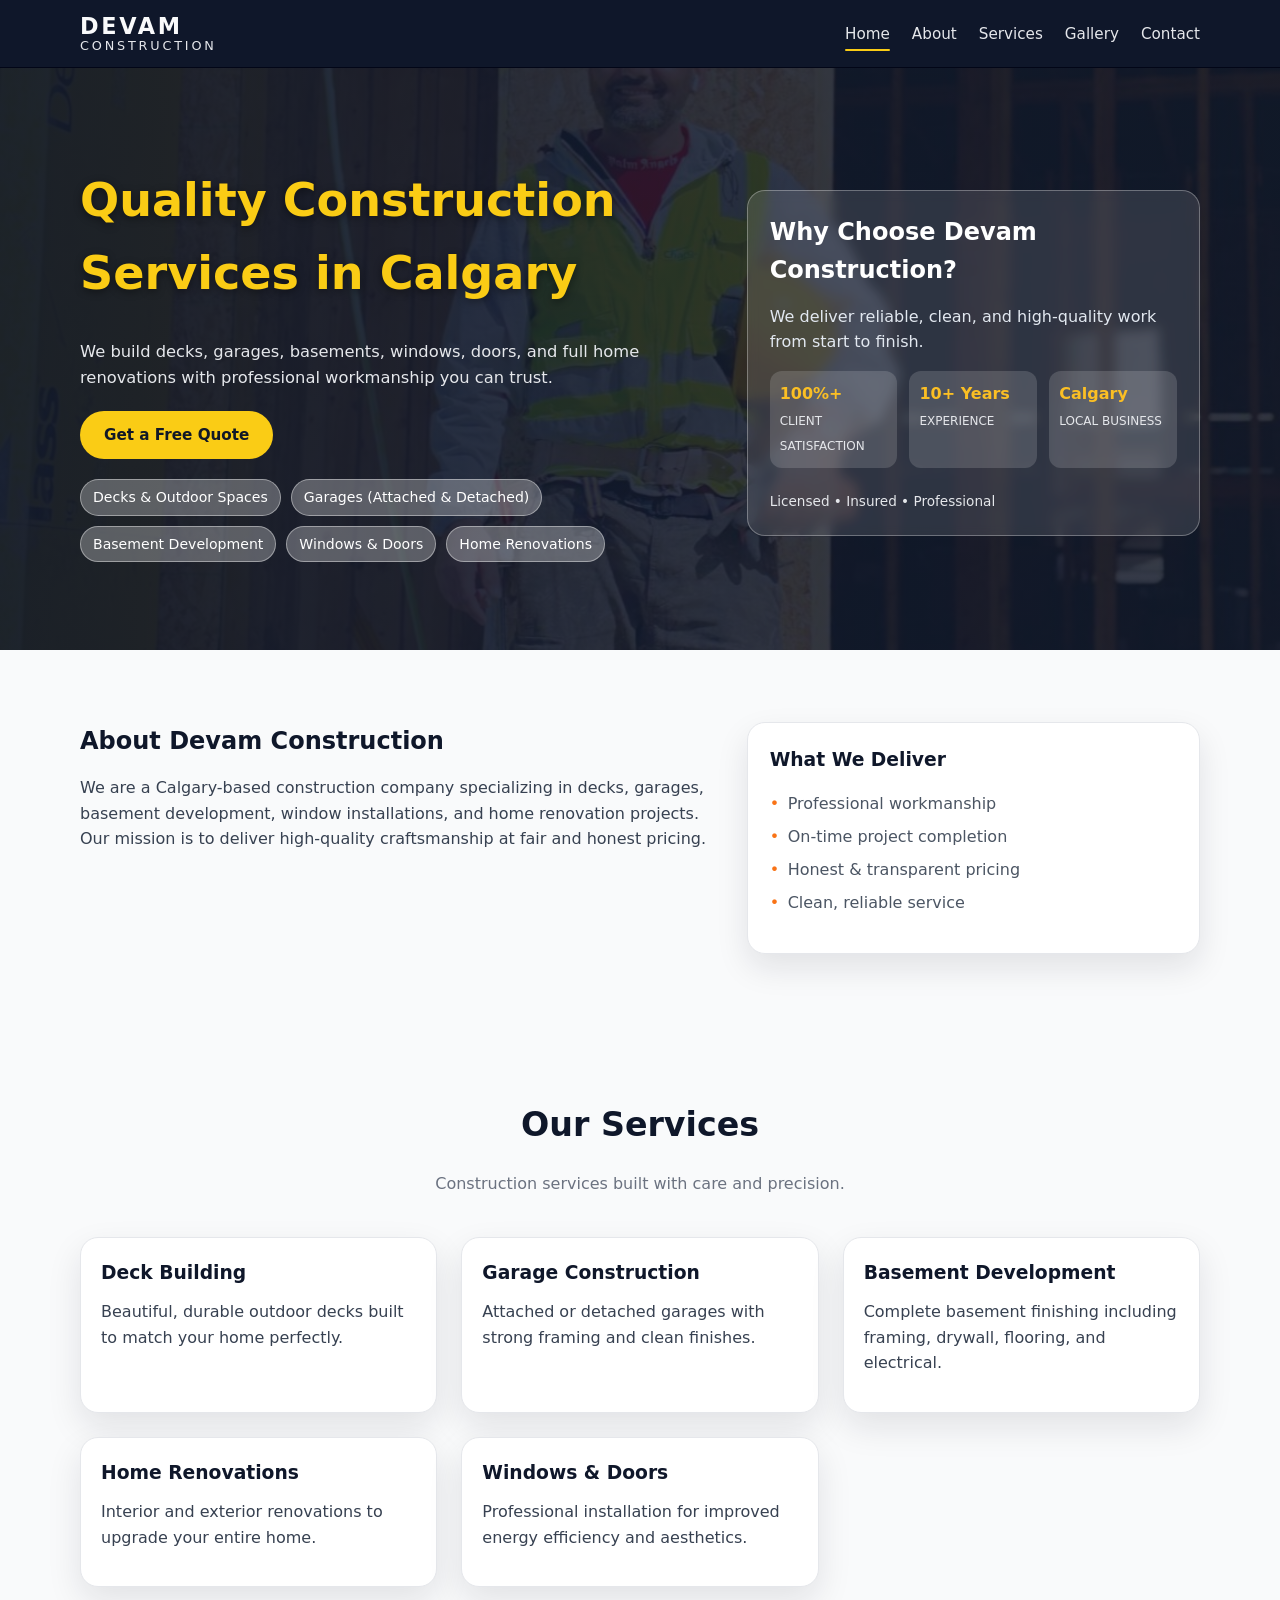
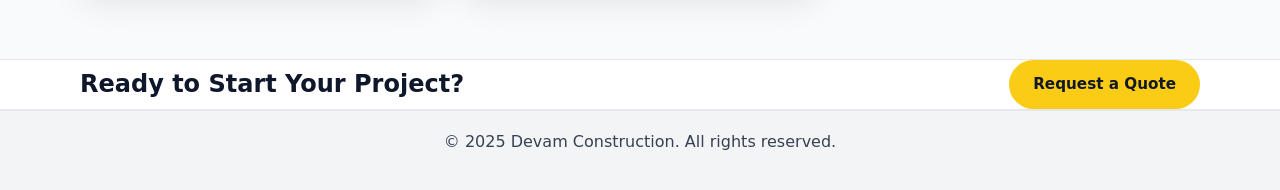
<file: docs/index.html>
<!DOCTYPE html>
<html lang="en">
<head>
    <meta charset="UTF-8">
    <meta name="viewport" content="width=device-width, initial-scale=1.0">
    <title>Devam Construction | Calgary Decks, Garages, Basements & Renovations</title>

    <!-- SEO Meta Tags -->
    <meta name="title" content="Devam Construction | Calgary Decks, Garages, Basements & Renovations">
    <meta name="description" content="Devam Construction provides professional construction services in Calgary including deck building, garage construction, basement finishing, home renovations, and window installation. Quality workmanship with honest pricing.">
    <meta name="keywords" content="construction Calgary, deck builder Calgary, garage builder Calgary, basement development Calgary, home renovation Calgary, window installation Calgary, contractor Calgary">
    <meta name="author" content="Devam Construction">

    <!-- Preload + stylesheet -->
    <link rel="preload" href="style.css" as="style">
    <link rel="stylesheet" href="style.css">
</head>

<body>

<!-- Skip link -->
<a href="#main-content" class="skip-link">Skip to main content</a>

<!-- HEADER -->
<header class="site-header" role="banner">
    <div class="container nav-container">
        <div class="logo">
            <span class="logo-main">DEVAM</span>
            <span class="logo-sub">CONSTRUCTION</span>
        </div>

        <nav aria-label="Main navigation">
            <ul class="nav-links">
                <li><a href="index.html" class="active btn-nav">Home</a></li>
                <li><a href="about.html">About</a></li>
                <li><a href="services.html">Services</a></li>
                <li><a href="gallery.html">Gallery</a></li>
                <li><a href="contact.html">Contact</a></li>
            </ul>
        </nav>
    </div>
</header>

<!-- MAIN CONTENT -->
<main id="main-content">

    <!-- HERO SECTION (Background Image) -->
    <section class="hero">

        <!-- Corrected hero image path -->
        <img
            src="images/IMG_4483.jpg"
            alt="Construction project by Devam Construction in Calgary"
            class="hero-bg"
            loading="eager"
            fetchpriority="high"
        >

        <div class="container hero-grid">

            <!-- HERO LEFT SIDE -->
            <div class="hero-text">
                <h1>Quality Construction Services in Calgary</h1>
                <p>We build decks, garages, basements, windows, doors, and full home renovations with professional workmanship you can trust.</p>

                <div class="hero-actions">
                    <a class="btn-primary" href="contact.html">Get a Free Quote</a>
                </div>

                <ul class="hero-highlights">
                    <li>Decks & Outdoor Spaces</li>
                    <li>Garages (Attached & Detached)</li>
                    <li>Basement Development</li>
                    <li>Windows & Doors</li>
                    <li>Home Renovations</li>
                </ul>
            </div>

            <!-- HERO RIGHT SIDE CARD -->
            <aside class="hero-card" aria-label="Why Choose Devam Construction">
                <h2>Why Choose Devam Construction?</h2>
                <p>We deliver reliable, clean, and high-quality work from start to finish.</p>

                <div class="hero-stat-row">
                    <div class="hero-stat">
                        <span class="stat-number">100%+</span>
                        <span class="stat-label">Client Satisfaction</span>
                    </div>

                    <div class="hero-stat">
                        <span class="stat-number">10+ Years</span>
                        <span class="stat-label">Experience</span>
                    </div>

                    <div class="hero-stat">
                        <span class="stat-number">Calgary</span>
                        <span class="stat-label">Local Business</span>
                    </div>
                </div>

                <span class="hero-note">Licensed • Insured • Professional</span>
            </aside>
        </div>
    </section>

    <!-- ABOUT PREVIEW -->
    <section class="section">
        <div class="container two-column">
            <div>
                <h2>About Devam Construction</h2>
                <p>We are a Calgary-based construction company specializing in decks, garages, basement development, window installations, and home renovation projects. Our mission is to deliver high-quality craftsmanship at fair and honest pricing.</p>
            </div>
            <div class="info-card">
                <h3>What We Deliver</h3>
                <ul class="info-list">
                    <li>Professional workmanship</li>
                    <li>On-time project completion</li>
                    <li>Honest & transparent pricing</li>
                    <li>Clean, reliable service</li>
                </ul>
            </div>
        </div>
    </section>

    <!-- SERVICES PREVIEW -->
    <section class="section">
        <div class="container">
            <header class="section-header">
                <h2>Our Services</h2>
                <p>Construction services built with care and precision.</p>
            </header>

            <div class="card-grid">
                <article class="card">
                    <h3>Deck Building</h3>
                    <p>Beautiful, durable outdoor decks built to match your home perfectly.</p>
                </article>

                <article class="card">
                    <h3>Garage Construction</h3>
                    <p>Attached or detached garages with strong framing and clean finishes.</p>
                </article>

                <article class="card">
                    <h3>Basement Development</h3>
                    <p>Complete basement finishing including framing, drywall, flooring, and electrical.</p>
                </article>

                <article class="card">
                    <h3>Home Renovations</h3>
                    <p>Interior and exterior renovations to upgrade your entire home.</p>
                </article>

                <article class="card">
                    <h3>Windows & Doors</h3>
                    <p>Professional installation for improved energy efficiency and aesthetics.</p>
                </article>
            </div>
        </div>
    </section>

    <!-- CALL TO ACTION -->
    <section class="section-accent">
        <div class="container cta-row">
            <h2>Ready to Start Your Project?</h2>
            <a class="btn-primary" href="contact.html">Request a Quote</a>
        </div>
    </section>

</main>

<!-- FOOTER -->
<footer class="site-footer">
    <div class="footer-bottom">
        <p>&copy; 2025 Devam Construction. All rights reserved.</p>
    </div>
</footer>

</body>
</html>
</file>
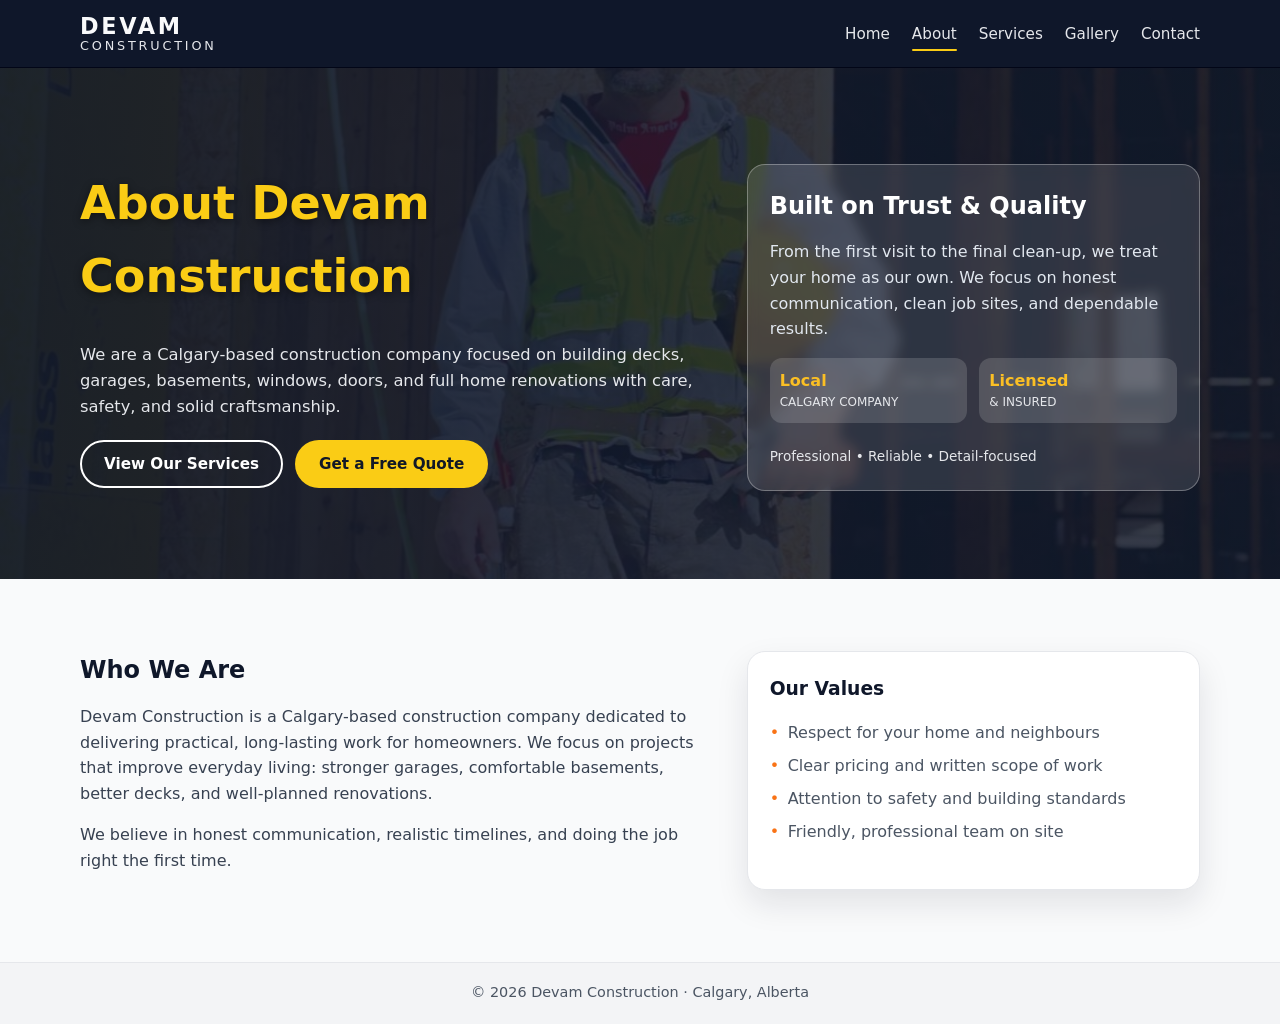
<file: docs/about.html>
<!DOCTYPE html>
<html lang="en">
<head>
    <meta charset="UTF-8">
    <meta name="viewport" content="width=device-width, initial-scale=1.0">
    <title>About Devam Construction - Calgary, Alberta</title>

    <!-- SEO Meta Tags -->
    <meta name="description" content="Learn about Devam Construction, a Calgary-based construction company specializing in decks, garages, basements, windows, doors, and home renovations.">
    <meta name="author" content="Devam Construction">

    <!-- CSS -->
    <link rel="preload" href="style.css" as="style">
    <link rel="stylesheet" href="style.css">
</head>
<body>

<!-- Skip link -->
<a href="#main-content" class="skip-link">Skip to main content</a>

<!-- HEADER -->
<header class="site-header" role="banner">
    <div class="container nav-container">
        <div class="logo">
            <span class="logo-main">DEVAM</span>
            <span class="logo-sub">CONSTRUCTION</span>
        </div>
        <nav aria-label="Main navigation">
            <ul class="nav-links">
                <li><a href="index.html">Home</a></li>
                <li><a href="about.html" class="active">About</a></li>
                <li><a href="services.html">Services</a></li>
                <li><a href="gallery.html">Gallery</a></li>
                <li><a href="contact.html">Contact</a></li>
            </ul>
        </nav>
    </div>
</header>

<!-- MAIN -->
<main id="main-content">

    <!-- HERO with same background as Home -->
    <section class="hero">
        <!-- hero background image -->
        <img
            src="images/IMG_4483.jpg"
            alt="Construction work by Devam Construction in Calgary"
            class="hero-bg"
            loading="eager"
            fetchpriority="high"
        >

        <div class="container hero-grid">
            <div class="hero-text">
                <h1>About Devam Construction</h1>
                <p>
                    We are a Calgary-based construction company focused on building
                    decks, garages, basements, windows, doors, and full home
                    renovations with care, safety, and solid craftsmanship.
                </p>
                <div class="hero-actions">
                    <a href="services.html" class="btn-secondary">View Our Services</a>
                    <a href="contact.html" class="btn-primary">Get a Free Quote</a>
                </div>
            </div>

            <aside class="hero-card" aria-label="About Devam Construction">
                <h2>Built on Trust &amp; Quality</h2>
                <p>
                    From the first visit to the final clean-up, we treat your home as our own.
                    We focus on honest communication, clean job sites, and dependable results.
                </p>
                <div class="hero-stat-row">
                    <div class="hero-stat">
                        <div class="stat-number">Local</div>
                        <div class="stat-label">Calgary Company</div>
                    </div>
                    <div class="hero-stat">
                        <div class="stat-number">Licensed</div>
                        <div class="stat-label">&amp; Insured</div>
                    </div>
                </div>
                <span class="hero-note">Professional • Reliable • Detail-focused</span>
            </aside>
        </div>
    </section>

    <!-- MAIN CONTENT -->
    <section class="section">
        <div class="container two-column">
            <div>
                <h2>Who We Are</h2>
                <p>
                    Devam Construction is a Calgary-based construction company dedicated
                    to delivering practical, long-lasting work for homeowners. We focus on
                    projects that improve everyday living: stronger garages, comfortable
                    basements, better decks, and well-planned renovations.
                </p>
                <p>
                    We believe in honest communication, realistic timelines, and doing the
                    job right the first time.
                </p>
            </div>
            <div class="info-card">
                <h3>Our Values</h3>
                <ul class="info-list">
                    <li>Respect for your home and neighbours</li>
                    <li>Clear pricing and written scope of work</li>
                    <li>Attention to safety and building standards</li>
                    <li>Friendly, professional team on site</li>
                </ul>
            </div>
        </div>
    </section>

</main>

<!-- FOOTER -->
<footer class="site-footer">
    <div class="footer-bottom">
        &copy; <span id="year-about"></span> Devam Construction · Calgary, Alberta
    </div>
    <script>
        document.getElementById('year-about').textContent = new Date().getFullYear();
    </script>
</footer>

</body>
</html>
</file>
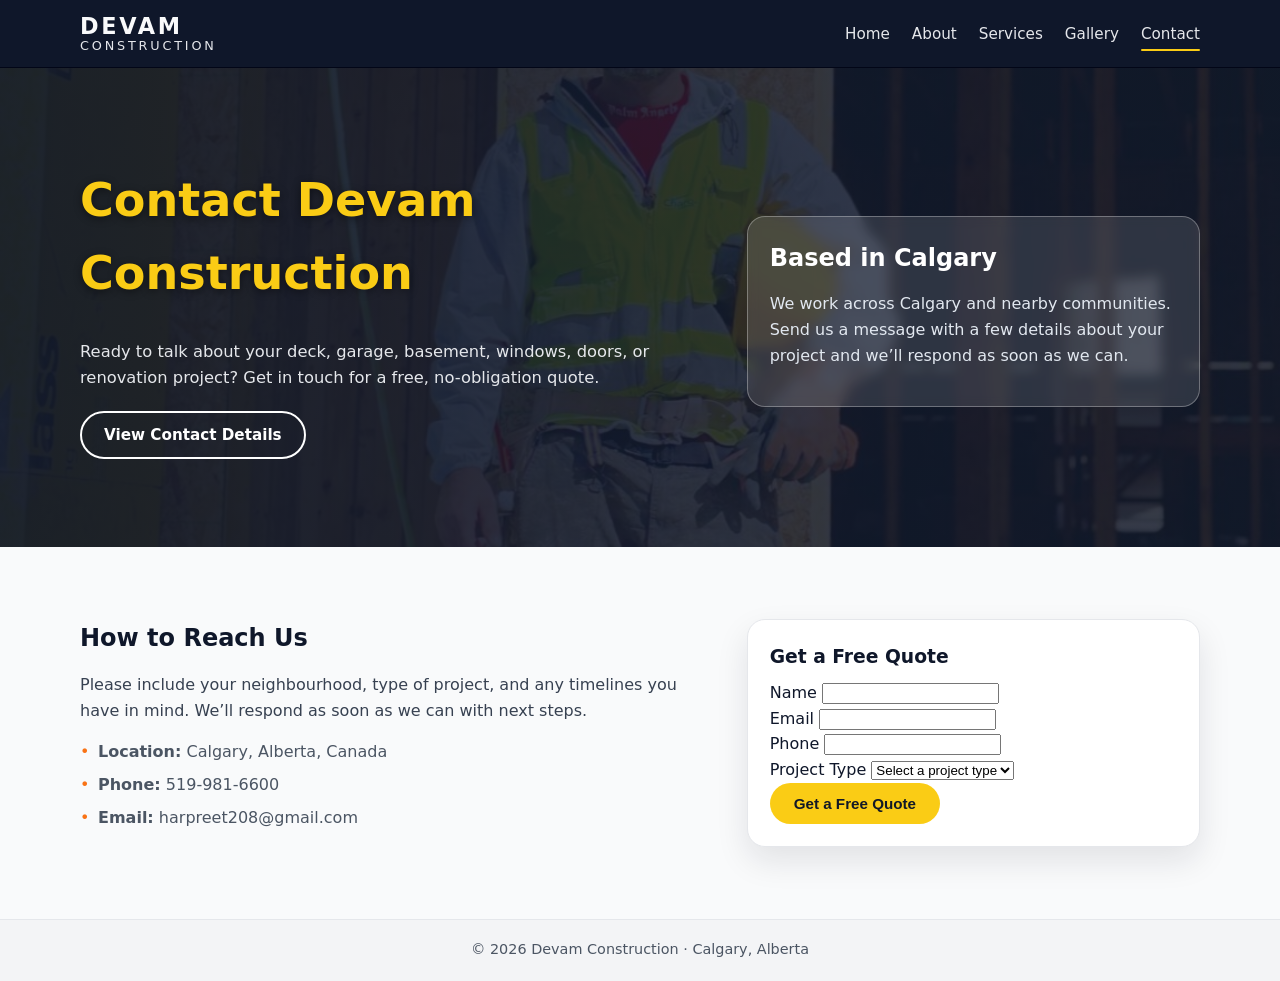
<file: docs/contact.html>
<!DOCTYPE html>
<html lang="en">
<head>
    <meta charset="UTF-8">
    <meta name="viewport" content="width=device-width, initial-scale=1.0">
    <title>Contact | Devam Construction | Calgary Decks, Garages, Basements & Renovations</title>

    <!-- SEO Meta Tags -->
    <meta name="description" content="Contact Devam Construction in Calgary for a free quote on decks, garages, basements, windows, doors, and home renovations.">
    <meta name="keywords" content="contact Devam Construction, construction quote Calgary, deck quote, garage builder contact, renovation quote Calgary">
    <meta name="author" content="Devam Construction">

    <link rel="preload" href="style.css" as="style">
    <link rel="stylesheet" href="style.css">
</head>
<body>

<!-- Skip link -->
<a href="#main-content" class="skip-link">Skip to main content</a>

<!-- HEADER -->
<header class="site-header">
    <div class="container nav-container">
        <div class="logo">
            <span class="logo-main">DEVAM</span>
            <span class="logo-sub">CONSTRUCTION</span>
        </div>
        <nav aria-label="Main navigation">
            <ul class="nav-links">
                <li><a href="index.html">Home</a></li>
                <li><a href="about.html">About</a></li>
                <li><a href="services.html">Services</a></li>
                <li><a href="gallery.html">Gallery</a></li>
                <li><a href="contact.html" class="active">Contact</a></li>
            </ul>
        </nav>
    </div>
</header>

<main id="main-content">

    <!-- HERO with background image -->
    <section class="hero">
        <img
            src="images/IMG_4483.jpg"
            alt="Construction work in Calgary by Devam Construction"
            class="hero-bg"
            loading="eager"
            fetchpriority="high"
        >

        <div class="container hero-grid">
            <div class="hero-text">
                <h1>Contact Devam Construction</h1>
                <p>
                    Ready to talk about your deck, garage, basement, windows, doors,
                    or renovation project? Get in touch for a free, no-obligation quote.
                </p>
                <div class="hero-actions">
                    <a href="#contact-details" class="btn-secondary">View Contact Details</a>
                </div>
            </div>

            <aside class="hero-card">
                <h2>Based in Calgary</h2>
                <p>
                    We work across Calgary and nearby communities. Send us a message
                    with a few details about your project and we’ll respond as soon as we can.
                </p>
            </aside>
        </div>
    </section>

    <!-- CONTACT DETAILS + FORM -->
    <section class="section" id="contact-details">
        <div class="container two-column">

            <!-- Left: contact info -->
            <div>
                <h2>How to Reach Us</h2>
                <p>
                    Please include your neighbourhood, type of project, and any timelines
                    you have in mind. We’ll respond as soon as we can with next steps.
                </p>
                <ul class="info-list">
                    <li><strong>Location:</strong> Calgary, Alberta, Canada</li>
                    <li><strong>Phone:</strong> 519-981-6600</li>
                    <li><strong>Email:</strong> <a href="mailto:harpreet208@gmail.com">harpreet208@gmail.com</a></li>
                </ul>
            </div>

            <!-- Right: quote form -->
            <div class="info-card">
                <h3>Get a Free Quote</h3>
                <form
                    class="contact-form"
                    action="https://formspree.io/f/xzzlglwn"
                    method="POST"
                >
                    <div class="form-field">
                        <label for="name">Name</label>
                        <input id="name" name="name" type="text" required>
                    </div>

                    <div class="form-field">
                        <label for="email">Email</label>
                        <input id="email" name="email" type="email" required>
                    </div>

                    <div class="form-field">
                        <label for="phone">Phone</label>
                        <input id="phone" name="phone" type="tel">
                    </div>

                    <div class="form-field">
                        <label for="project">Project Type</label>
                        <select id="project" name="project" required>
                            <option value="" disabled selected>Select a project type</option>
                            <option value="deck">Deck</option>
                            <option value="garage">Garage</option>
                            <option value="basement">Basement</option>
                            <option value="renovation">Home Renovation</option>
                            <option value="windows_doors">Windows &amp; Doors</option>
                            <option value="other">Other</option>
                        </select>
                    </div>

                    <button type="submit" class="btn-primary">
                        Get a Free Quote
                    </button>
                </form>
            </div>
        </div>
    </section>
</main>

<!-- FOOTER -->
<footer class="site-footer">
    <div class="container footer-bottom">
        © <span id="year-contact"></span> Devam Construction · Calgary, Alberta
    </div>
    <script>
        document.getElementById('year-contact').textContent = new Date().getFullYear();
    </script>
</footer>

</body>
</html>
</file>
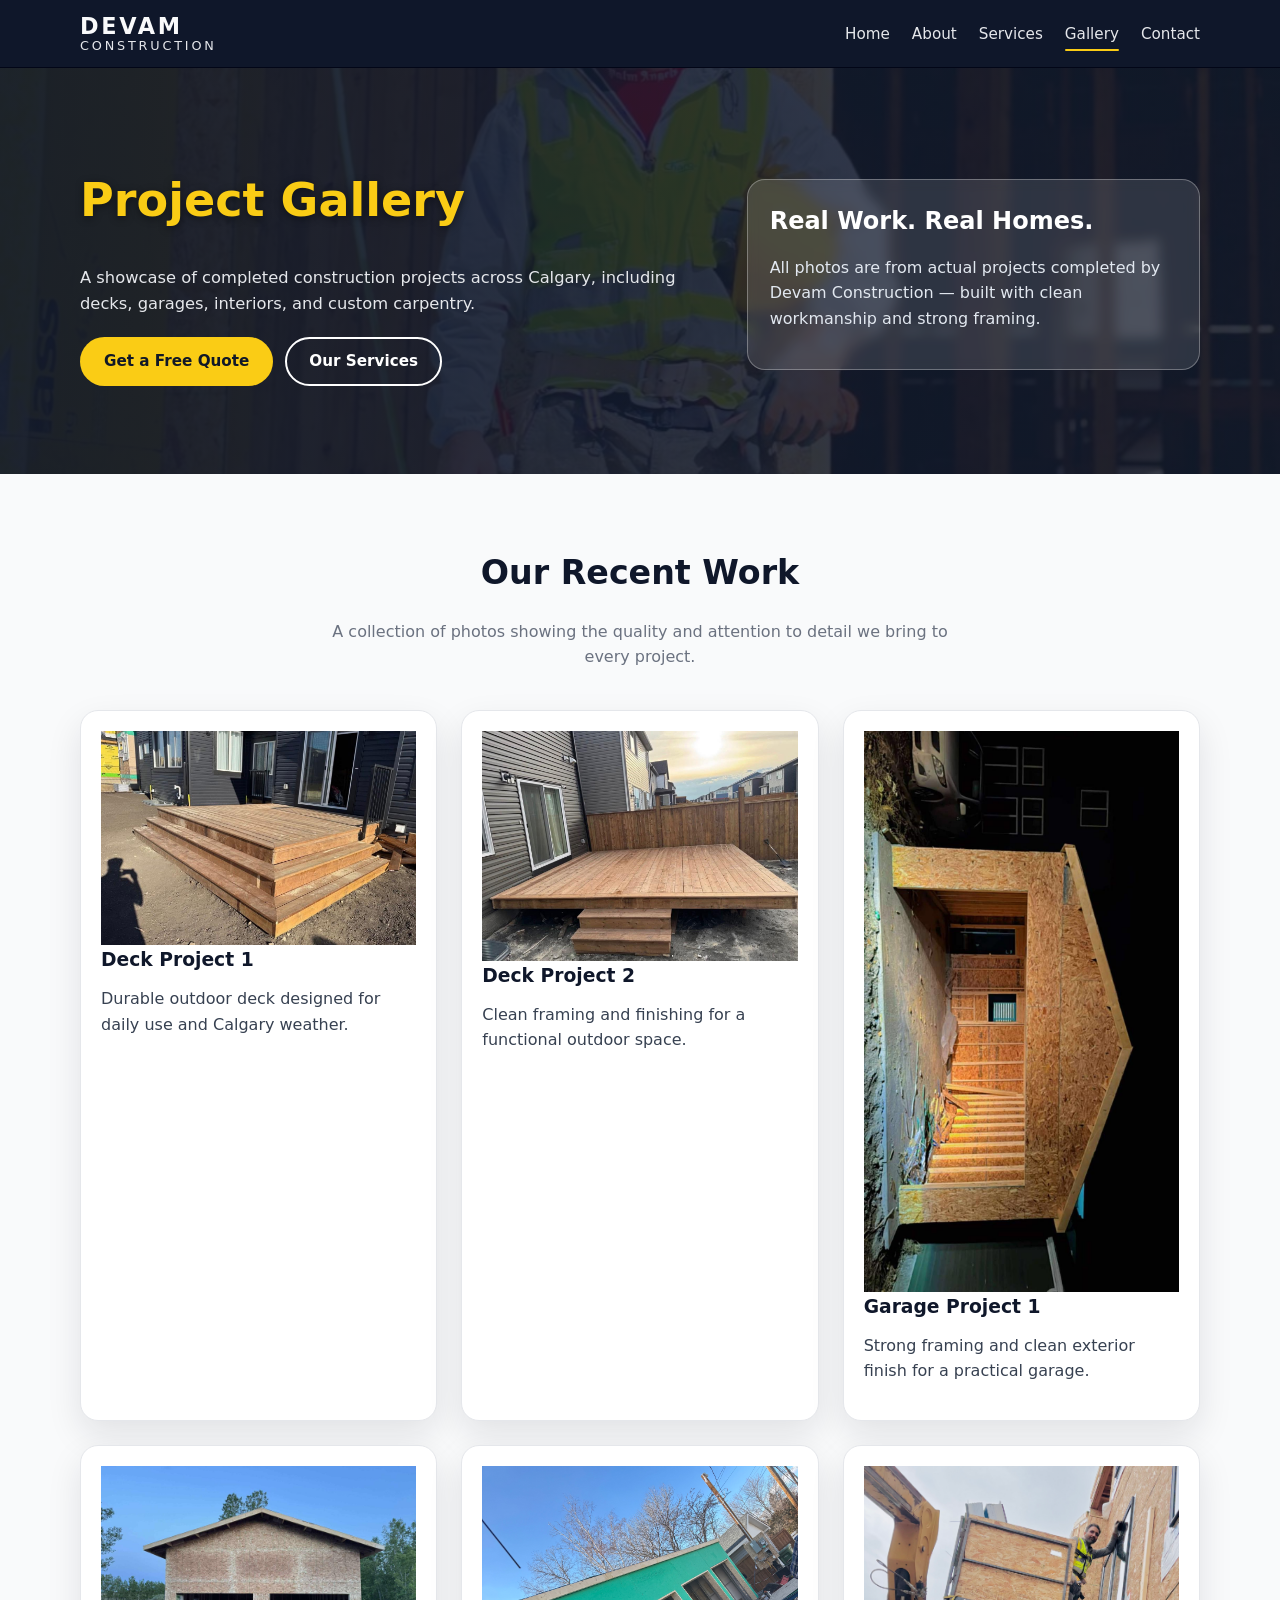
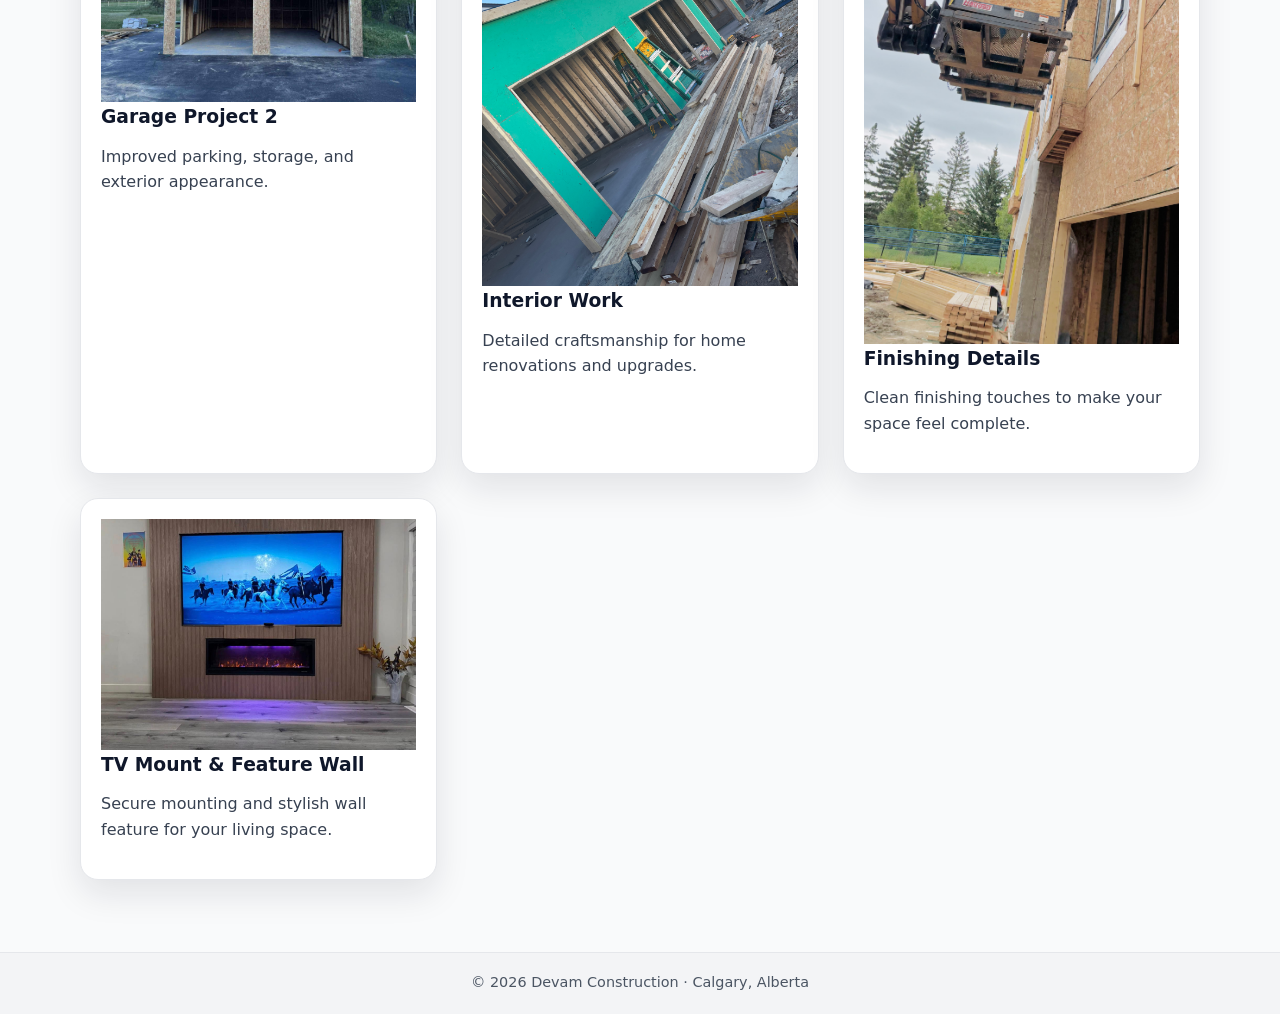
<file: docs/gallery.html>
<!DOCTYPE html>
<html lang="en">
<head>
    <meta charset="UTF-8">
    <meta name="viewport" content="width=device-width, initial-scale=1.0">
    <title>Gallery | Devam Construction | Decks, Garages, Basements & Renovations</title>

    <!-- SEO Meta Tags -->
    <meta name="description" content="Browse project photos from Devam Construction including decks, garages, basement development, renovations, and carpentry work in Calgary.">
    <meta name="keywords" content="construction gallery Calgary, deck builder Calgary, garage builder Calgary, renovation photos, basement development Calgary">
    <meta name="author" content="Devam Construction">

    <link rel="stylesheet" href="style.css">
</head>

<body>

<!-- HEADER -->
<header class="site-header">
    <div class="container nav-container">
        <div class="logo">
            <span class="logo-main">DEVAM</span>
            <span class="logo-sub">CONSTRUCTION</span>
        </div>
        <nav>
            <ul class="nav-links">
                <li><a href="index.html">Home</a></li>
                <li><a href="about.html">About</a></li>
                <li><a href="services.html">Services</a></li>
                <li><a href="gallery.html" class="active">Gallery</a></li>
                <li><a href="contact.html">Contact</a></li>
            </ul>
        </nav>
    </div>
</header>

<main>

    <!-- HERO with background image -->
    <section class="hero">
        <img
            src="images/IMG_4483.jpg"
            alt="Construction project in Calgary by Devam Construction"
            class="hero-bg"
            loading="eager"
            fetchpriority="high"
        >

        <div class="container hero-grid">
            <div class="hero-text">
                <h1>Project Gallery</h1>
                <p>A showcase of completed construction projects across Calgary, including decks, garages, interiors, and custom carpentry.</p>

                <div class="hero-actions">
                    <a href="contact.html" class="btn-primary">Get a Free Quote</a>
                    <a href="services.html" class="btn-secondary">Our Services</a>
                </div>
            </div>

            <aside class="hero-card">
                <h2>Real Work. Real Homes.</h2>
                <p>All photos are from actual projects completed by Devam Construction — built with clean workmanship and strong framing.</p>
            </aside>
        </div>
    </section>

    <!-- GALLERY GRID -->
    <section class="section">
        <div class="container">
            <div class="section-header">
                <h2>Our Recent Work</h2>
                <p>A collection of photos showing the quality and attention to detail we bring to every project.</p>
            </div>

            <div class="card-grid">

                <!-- Deck Projects -->
                <article class="card">
                    <img src="images/Deck1.JPG" alt="Deck built by Devam Construction">
                    <h3>Deck Project 1</h3>
                    <p>Durable outdoor deck designed for daily use and Calgary weather.</p>
                </article>

                <article class="card">
                    <img src="images/Deck2.JPG" alt="Deck renovation completed by Devam Construction">
                    <h3>Deck Project 2</h3>
                    <p>Clean framing and finishing for a functional outdoor space.</p>
                </article>

                <!-- Garages -->
                <article class="card">
                    <img src="images/Garage2.JPG" alt="Detached garage constructed in Calgary">
                    <h3>Garage Project 1</h3>
                    <p>Strong framing and clean exterior finish for a practical garage.</p>
                </article>

                <article class="card">
                    <img src="images/Garage3.JPG" alt="Garage building project">
                    <h3>Garage Project 2</h3>
                    <p>Improved parking, storage, and exterior appearance.</p>
                </article>

                <!-- Interior & Renovation -->
                <article class="card">
                    <img src="images/IMG_0164.jpeg" alt="Interior renovation project">
                    <h3>Interior Work</h3>
                    <p>Detailed craftsmanship for home renovations and upgrades.</p>
                </article>

                <article class="card">
                    <img src="images/IMG_5380.jpeg" alt="Basement or interior finishing project">
                    <h3>Finishing Details</h3>
                    <p>Clean finishing touches to make your space feel complete.</p>
                </article>

                <!-- TV Wall Mount / Feature -->
                <article class="card">
                    <img src="images/Tv_mount.JPG" alt="TV wall mount installation by Devam Construction">
                    <h3>TV Mount & Feature Wall</h3>
                    <p>Secure mounting and stylish wall feature for your living space.</p>
                </article>

            </div>
        </div>
    </section>

</main>

<!-- FOOTER -->
<footer class="site-footer">
    <div class="container footer-bottom">
        © <span id="year-gallery"></span> Devam Construction · Calgary, Alberta
    </div>

    <script>
        document.getElementById('year-gallery').textContent = new Date().getFullYear();
    </script>
</footer>

</body>
</html>
</file>
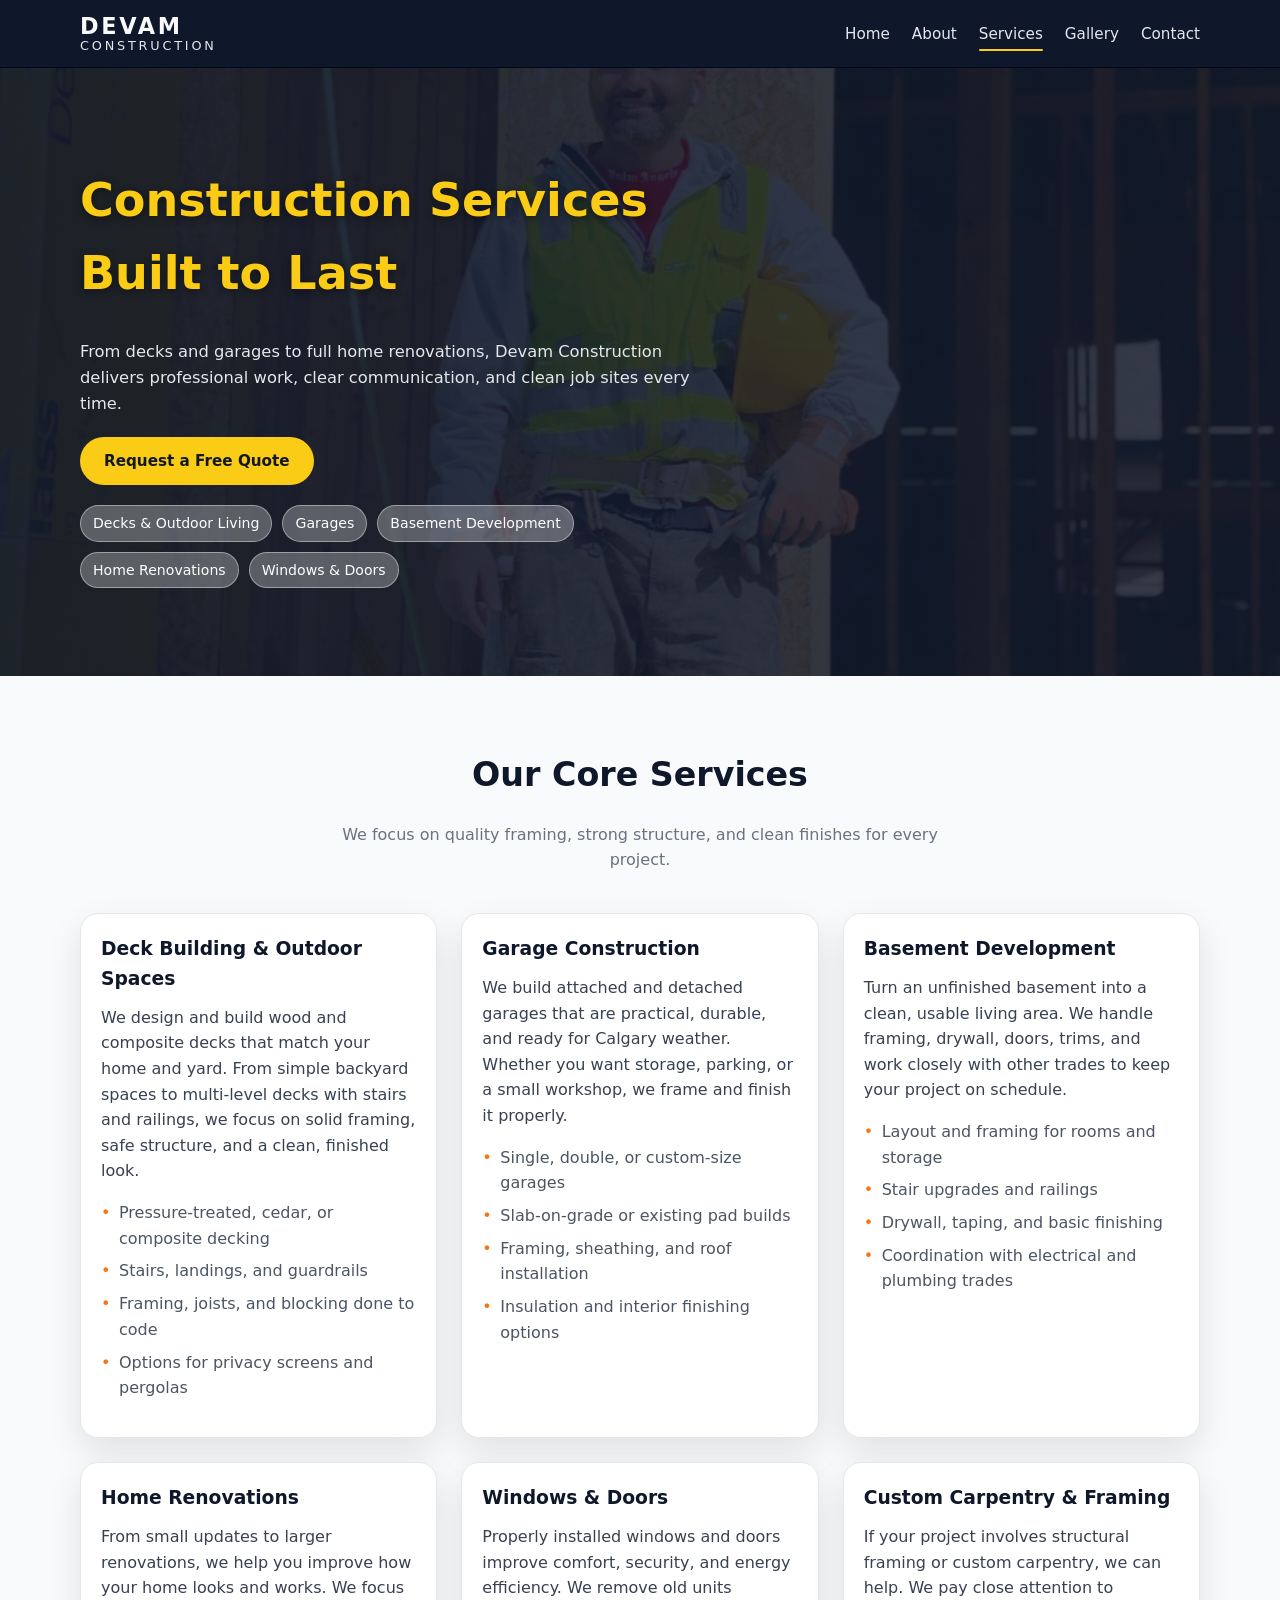
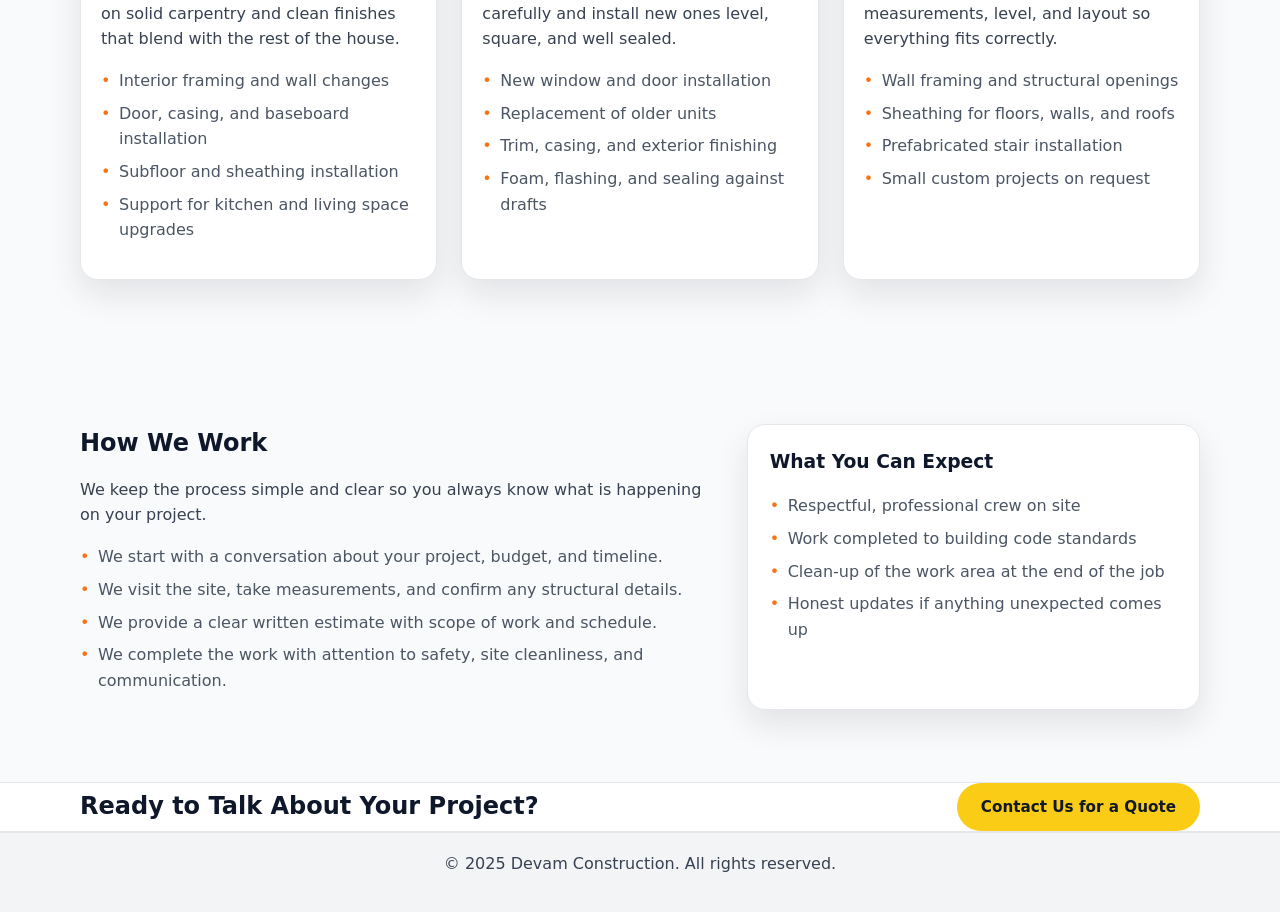
<file: docs/services.html>
<!DOCTYPE html>
<html lang="en">
<head>
    <meta charset="UTF-8">
    <meta name="viewport" content="width=device-width, initial-scale=1.0">
    <title>Services | Devam Construction | Calgary Decks, Garages, Basements & Renovations</title>

    <!-- SEO Meta Tags -->
    <meta name="title" content="Devam Construction Services | Decks, Garages, Basements & Renovations in Calgary">
    <meta name="description" content="Explore Devam Construction services in Calgary: deck building, garage construction, basement development, home renovations, and window & door installation.">
    <meta name="keywords" content="construction services Calgary, deck building, garage construction, basement development, home renovation, windows and doors">
    <meta name="author" content="Devam Construction">

    <!-- CSS -->
    <link rel="preload" href="style.css" as="style">
    <link rel="stylesheet" href="style.css">
</head>

<body>
<!-- Skip link -->
<a href="#main-content" class="skip-link">Skip to main content</a>

<!-- HEADER -->
<header class="site-header" role="banner">
    <div class="container nav-container">
        <div class="logo">
            <span class="logo-main">DEVAM</span>
            <span class="logo-sub">CONSTRUCTION</span>
        </div>

        <nav aria-label="Main navigation">
            <ul class="nav-links">
                <li><a href="index.html">Home</a></li>
                <li><a href="about.html">About</a></li>
                <li><a href="services.html" class="active">Services</a></li>
                <li><a href="gallery.html">Gallery</a></li>
                <li><a href="contact.html">Contact</a></li>
            </ul>
        </nav>
    </div>
</header>

<main id="main-content">

    <!-- HERO (simple, no stats card) -->
    <section class="hero">
        <img
            src="images/IMG_4483.jpg"
            alt="Deck and home renovation project in Calgary"
            class="hero-bg"
            loading="eager"
            fetchpriority="high"
        >

        <div class="container hero-grid">
            <div class="hero-text">
                <h1>Construction Services Built to Last</h1>
                <p>From decks and garages to full home renovations, Devam Construction delivers professional work, clear communication, and clean job sites every time.</p>

                <div class="hero-actions">
                    <a class="btn-primary" href="contact.html">Request a Free Quote</a>
                </div>

                <ul class="hero-highlights" aria-label="Key services">
                    <li>Decks &amp; Outdoor Living</li>
                    <li>Garages</li>
                    <li>Basement Development</li>
                    <li>Home Renovations</li>
                    <li>Windows &amp; Doors</li>
                </ul>
            </div>
        </div>
    </section>

    <!-- MAIN SERVICES GRID -->
    <section class="section" aria-labelledby="services-overview-heading">
        <div class="container">
            <header class="section-header">
                <h2 id="services-overview-heading">Our Core Services</h2>
                <p>We focus on quality framing, strong structure, and clean finishes for every project.</p>
            </header>

            <div class="card-grid">
                <article class="card">
                    <h3>Deck Building &amp; Outdoor Spaces</h3>
                    <p>We design and build wood and composite decks that match your home and yard. From simple backyard spaces to multi-level decks with stairs and railings, we focus on solid framing, safe structure, and a clean, finished look.</p>
                    <ul class="info-list">
                        <li>Pressure-treated, cedar, or composite decking</li>
                        <li>Stairs, landings, and guardrails</li>
                        <li>Framing, joists, and blocking done to code</li>
                        <li>Options for privacy screens and pergolas</li>
                    </ul>
                </article>

                <article class="card">
                    <h3>Garage Construction</h3>
                    <p>We build attached and detached garages that are practical, durable, and ready for Calgary weather. Whether you want storage, parking, or a small workshop, we frame and finish it properly.</p>
                    <ul class="info-list">
                        <li>Single, double, or custom-size garages</li>
                        <li>Slab-on-grade or existing pad builds</li>
                        <li>Framing, sheathing, and roof installation</li>
                        <li>Insulation and interior finishing options</li>
                    </ul>
                </article>

                <article class="card">
                    <h3>Basement Development</h3>
                    <p>Turn an unfinished basement into a clean, usable living area. We handle framing, drywall, doors, trims, and work closely with other trades to keep your project on schedule.</p>
                    <ul class="info-list">
                        <li>Layout and framing for rooms and storage</li>
                        <li>Stair upgrades and railings</li>
                        <li>Drywall, taping, and basic finishing</li>
                        <li>Coordination with electrical and plumbing trades</li>
                    </ul>
                </article>

                <article class="card">
                    <h3>Home Renovations</h3>
                    <p>From small updates to larger renovations, we help you improve how your home looks and works. We focus on solid carpentry and clean finishes that blend with the rest of the house.</p>
                    <ul class="info-list">
                        <li>Interior framing and wall changes</li>
                        <li>Door, casing, and baseboard installation</li>
                        <li>Subfloor and sheathing installation</li>
                        <li>Support for kitchen and living space upgrades</li>
                    </ul>
                </article>

                <article class="card">
                    <h3>Windows &amp; Doors</h3>
                    <p>Properly installed windows and doors improve comfort, security, and energy efficiency. We remove old units carefully and install new ones level, square, and well sealed.</p>
                    <ul class="info-list">
                        <li>New window and door installation</li>
                        <li>Replacement of older units</li>
                        <li>Trim, casing, and exterior finishing</li>
                        <li>Foam, flashing, and sealing against drafts</li>
                    </ul>
                </article>

                <article class="card">
                    <h3>Custom Carpentry &amp; Framing</h3>
                    <p>If your project involves structural framing or custom carpentry, we can help. We pay close attention to measurements, level, and layout so everything fits correctly.</p>
                    <ul class="info-list">
                        <li>Wall framing and structural openings</li>
                        <li>Sheathing for floors, walls, and roofs</li>
                        <li>Prefabricated stair installation</li>
                        <li>Small custom projects on request</li>
                    </ul>
                </article>
            </div>
        </div>
    </section>

    <!-- PROCESS SECTION -->
    <section class="section" aria-labelledby="process-heading">
        <div class="container two-column">
            <div>
                <h2 id="process-heading">How We Work</h2>
                <p>We keep the process simple and clear so you always know what is happening on your project.</p>
                <ol class="info-list">
                    <li>We start with a conversation about your project, budget, and timeline.</li>
                    <li>We visit the site, take measurements, and confirm any structural details.</li>
                    <li>We provide a clear written estimate with scope of work and schedule.</li>
                    <li>We complete the work with attention to safety, site cleanliness, and communication.</li>
                </ol>
            </div>

            <div class="info-card">
                <h3>What You Can Expect</h3>
                <ul class="info-list">
                    <li>Respectful, professional crew on site</li>
                    <li>Work completed to building code standards</li>
                    <li>Clean-up of the work area at the end of the job</li>
                    <li>Honest updates if anything unexpected comes up</li>
                </ul>
            </div>
        </div>
    </section>

    <!-- CTA -->
    <section class="section-accent">
        <div class="container cta-row">
            <h2>Ready to Talk About Your Project?</h2>
            <a class="btn-primary" href="contact.html">Contact Us for a Quote</a>
        </div>
    </section>

</main>

<!-- FOOTER -->
<footer class="site-footer">
    <div class="footer-bottom">
        <p>&copy; 2025 Devam Construction. All rights reserved.</p>
    </div>
</footer>

</body>
</html>
</file>
<file: docs/style.css>
/* ===========================
   Base Reset & Typography
=========================== */

*,
*::before,
*::after {
    box-sizing: border-box;
}

html {
    scroll-behavior: smooth;
}

body {
    margin: 0;
    font-family: system-ui, -apple-system, BlinkMacSystemFont, "Segoe UI", sans-serif;
    color: #0f172a;
    background: #f9fafb;
    line-height: 1.6;
}

img {
    max-width: 100%;
    display: block;
}

a {
    color: inherit;
    text-decoration: none;
}

h1, h2, h3, h4 {
    margin: 0 0 0.6em;
    font-weight: 700;
    color: #0f172a;
}

p {
    margin: 0 0 1em;
    font-size: 1rem;
    color: #374151;
}

li {
    font-size: 1rem;
    color: #374151;
}

/* ===========================
   Layout Helpers
=========================== */

.container {
    width: min(1120px, 100% - 32px);
    margin: 0 auto;
}

.section {
    padding: 72px 0;
}

.section-header {
    text-align: center;
    margin-bottom: 40px;
}

.section-header h2 {
    font-size: clamp(1.8rem, 2.6vw, 2.2rem);
}

.section-header p {
    max-width: 640px;
    margin: 0.5rem auto 0;
    color: #6b7280;
}

/* ===========================
   Skip Link (Accessibility)
=========================== */

.skip-link {
    position: absolute;
    left: -999px;
    top: 8px;
    padding: 8px 14px;
    background: #facc15;
    color: #111827;
    font-weight: 600;
    border-radius: 999px;
    z-index: 100;
}

.skip-link:focus {
    left: 12px;
}

/* ===========================
   Header (High-contrast)
=========================== */

.site-header {
    position: sticky;
    top: 0;
    z-index: 50;
    background: #0f172a;          /* dark background for strong contrast */
    border-bottom: 1px solid #020617;
    color: #f9fafb;
}

.nav-container {
    display: flex;
    align-items: center;
    justify-content: space-between;
    padding: 14px 0;
}

.logo {
    display: flex;
    flex-direction: column;
    line-height: 1.1;
}

.logo-main {
    font-size: 1.4rem;
    font-weight: 800;
    letter-spacing: 0.12em;
    text-transform: uppercase;
    color: #f9fafb;
}

.logo-sub {
    font-size: 0.8rem;
    letter-spacing: 0.22em;
    text-transform: uppercase;
    color: #e5e7eb;               /* light grey on dark = good contrast */
}

.nav-links {
    list-style: none;
    display: flex;
    gap: 22px;
    margin: 0;
    padding: 0;
}

.nav-links a {
    font-size: 0.95rem;
    color: #e5e7eb;
    font-weight: 500;
    position: relative;
    padding: 4px 0;
}

.nav-links a::after {
    content: "";
    position: absolute;
    left: 0;
    bottom: -4px;
    width: 0;
    height: 2px;
    background: #facc15;
    border-radius: 999px;
    transition: width 0.18s ease;
}

.nav-links a:hover::after,
.nav-links a.active::after {
    width: 100%;
}

/* ===========================
   Hero Section
=========================== */

.hero {
    position: relative;
    padding: 0;
    color: #ffffff;
    overflow: hidden;
}

/* LCP background image controlled in HTML */
.hero-bg {
    position: absolute;
    inset: 0;
    width: 100%;
    height: 100%;
    object-fit: cover;
    z-index: 0;
}

.hero::before {
    content: "";
    position: absolute;
    inset: 0;
    background: linear-gradient(
        to right,
        rgba(15, 23, 42, 0.94),
        rgba(15, 23, 42, 0.80)
    );
    z-index: 1;
}

.hero-grid {
    position: relative;
    z-index: 2;
    display: grid;
    grid-template-columns: minmax(0, 1.4fr) minmax(0, 1fr);
    gap: 32px;
    padding: 96px 0 88px;
    align-items: center;
}

.hero-text h1 {
    font-size: clamp(2.4rem, 3.6vw, 3.2rem);
    color: #facc15; /* yellow heading */
    text-shadow: 0 2px 8px rgba(0, 0, 0, 0.45);
}

.hero-text p {
    font-size: 1.02rem;
    max-width: 620px;
    color: #e5e7eb;
}

.hero-actions {
    display: flex;
    gap: 12px;
    margin-top: 20px;
}

/* Buttons */

.btn-primary,
.btn-secondary {
    display: inline-block;
    padding: 10px 22px;
    border-radius: 999px;
    font-weight: 600;
    font-size: 0.95rem;
    border: 2px solid transparent;
    cursor: pointer;
    transition: 0.2s;
}

.btn-primary {
    background-color: #facc15;
    color: #111827;
}

.btn-primary:hover {
    background-color: #fbbf24;
    transform: translateY(-2px);
}

.btn-secondary {
    background-color: transparent;
    color: #ffffff;
    border-color: #ffffff;
}

.btn-secondary:hover {
    background-color: #ffffff;
    color: #111827;
}

/* Tag pills under buttons */

.hero-highlights {
    list-style: none;
    padding: 0;
    margin: 20px 0 0;
    display: flex;
    flex-wrap: wrap;
    gap: 10px;
}

.hero-highlights li {
    font-size: 0.88rem;
    padding: 6px 12px;
    border-radius: 999px;
    background: rgba(255, 255, 255, 0.28);
    border: 1px solid rgba(255, 255, 255, 0.4);
    color: #ffffff;
    font-weight: 500;
}

/* Right card */

.hero-card {
    background: rgba(255, 255, 255, 0.12);
    backdrop-filter: blur(6px);
    border-radius: 18px;
    padding: 22px;
    border: 1px solid rgba(255, 255, 255, 0.3);
}

.hero-card h2 {
    color: #ffffff;
}

.hero-card p {
    color: #e2e8f0;
}

.hero-stat-row {
    display: flex;
    gap: 12px;
    margin: 15px 0;
}

.hero-stat {
    flex: 1;
    border-radius: 12px;
    padding: 10px;
    background: rgba(255, 255, 255, 0.15);
}

.stat-number {
    color: #fbbf24;
    font-weight: 700;
}

.stat-label {
    color: #e5e7eb;
    text-transform: uppercase;
    font-size: 0.75rem;
}

.hero-note {
    display: inline-block;
    margin-top: 8px;
    font-size: 0.85rem;
    color: #e5e7eb;
}

/* ===========================
   About Preview
=========================== */

.two-column {
    display: grid;
    grid-template-columns: minmax(0, 1.4fr) minmax(0, 1fr);
    gap: 32px;
}

.info-card {
    background: #ffffff;
    border-radius: 18px;
    padding: 22px;
    box-shadow: 0 14px 32px rgba(15, 23, 42, 0.1);
    border: 1px solid #e5e7eb;
}

.info-card h3 {
    margin-bottom: 8px;
}

.info-list {
    list-style: none;
    padding-left: 0;
}

.info-list li {
    padding-left: 18px;
    position: relative;
    margin-bottom: 0.45rem;
    color: #4b5563;
}

.info-list li::before {
    content: "•";
    position: absolute;
    left: 0;
    color: #f97316;
}

/* ===========================
   Services Cards
=========================== */

.card-grid {
    display: grid;
    grid-template-columns: repeat(3, minmax(0, 1fr));
    gap: 24px;
}

.card {
    background: #ffffff;
    border-radius: 18px;
    padding: 20px;
    box-shadow: 0 14px 34px rgba(15, 23, 42, 0.1);
    border: 1px solid #e5e7eb;
    transition: 0.2s;
}

.card:hover {
    transform: translateY(-4px);
    border-color: #fbbf24;
}

/* ===========================
   CTA Section
=========================== */

.section-accent {
    background: #ffffff;
    border-top: 1px solid #e5e7eb;
    border-bottom: 1px solid #e5e7eb;
}

.cta-row {
    display: flex;
    justify-content: space-between;
    align-items: center;
}

.cta-row h2 {
    margin: 0;
}

/* ===========================
   Footer
=========================== */

.site-footer {
    background: #f3f4f6;
    color: #4b5563;
    border-top: 1px solid #e5e7eb;
}

.footer-bottom {
    padding: 18px 0 20px;
    text-align: center;
    font-size: 0.9rem;
}

/* ===========================
   Responsive: Tablets & Mobile
=========================== */

@media (max-width: 720px) {
    .nav-container {
        flex-direction: column;
        align-items: flex-start;
        gap: 8px;
        padding-bottom: 10px;
    }

    .nav-links {
        flex-wrap: wrap;
        gap: 12px 20px;
    }

    .section {
        padding: 56px 0;
    }

    .hero-grid {
        grid-template-columns: minmax(0, 1fr);
        padding: 80px 0 64px;
        gap: 24px;
    }

    .hero-text h1 {
        font-size: 2rem;
    }

    .hero-actions {
        flex-direction: column;
        align-items: flex-start;
    }

    .btn-primary,
    .btn-secondary {
        width: 100%;
        text-align: center;
    }

    .hero-highlights {
        gap: 8px;
    }

    .hero-card {
        margin-top: 16px;
    }

    .two-column {
        grid-template-columns: minmax(0, 1fr);
    }

    .card-grid {
        grid-template-columns: minmax(0, 1fr);
    }
}

@media (max-width: 480px) {
    .container {
        width: min(100% - 24px, 100%);
    }

    .logo-main {
        font-size: 1.2rem;
    }

    .logo-sub {
        font-size: 0.7rem;
    }

    .hero-grid {
        padding: 72px 0 56px;
    }

    .hero-text p {
        font-size: 0.96rem;
    }
}
</file>
